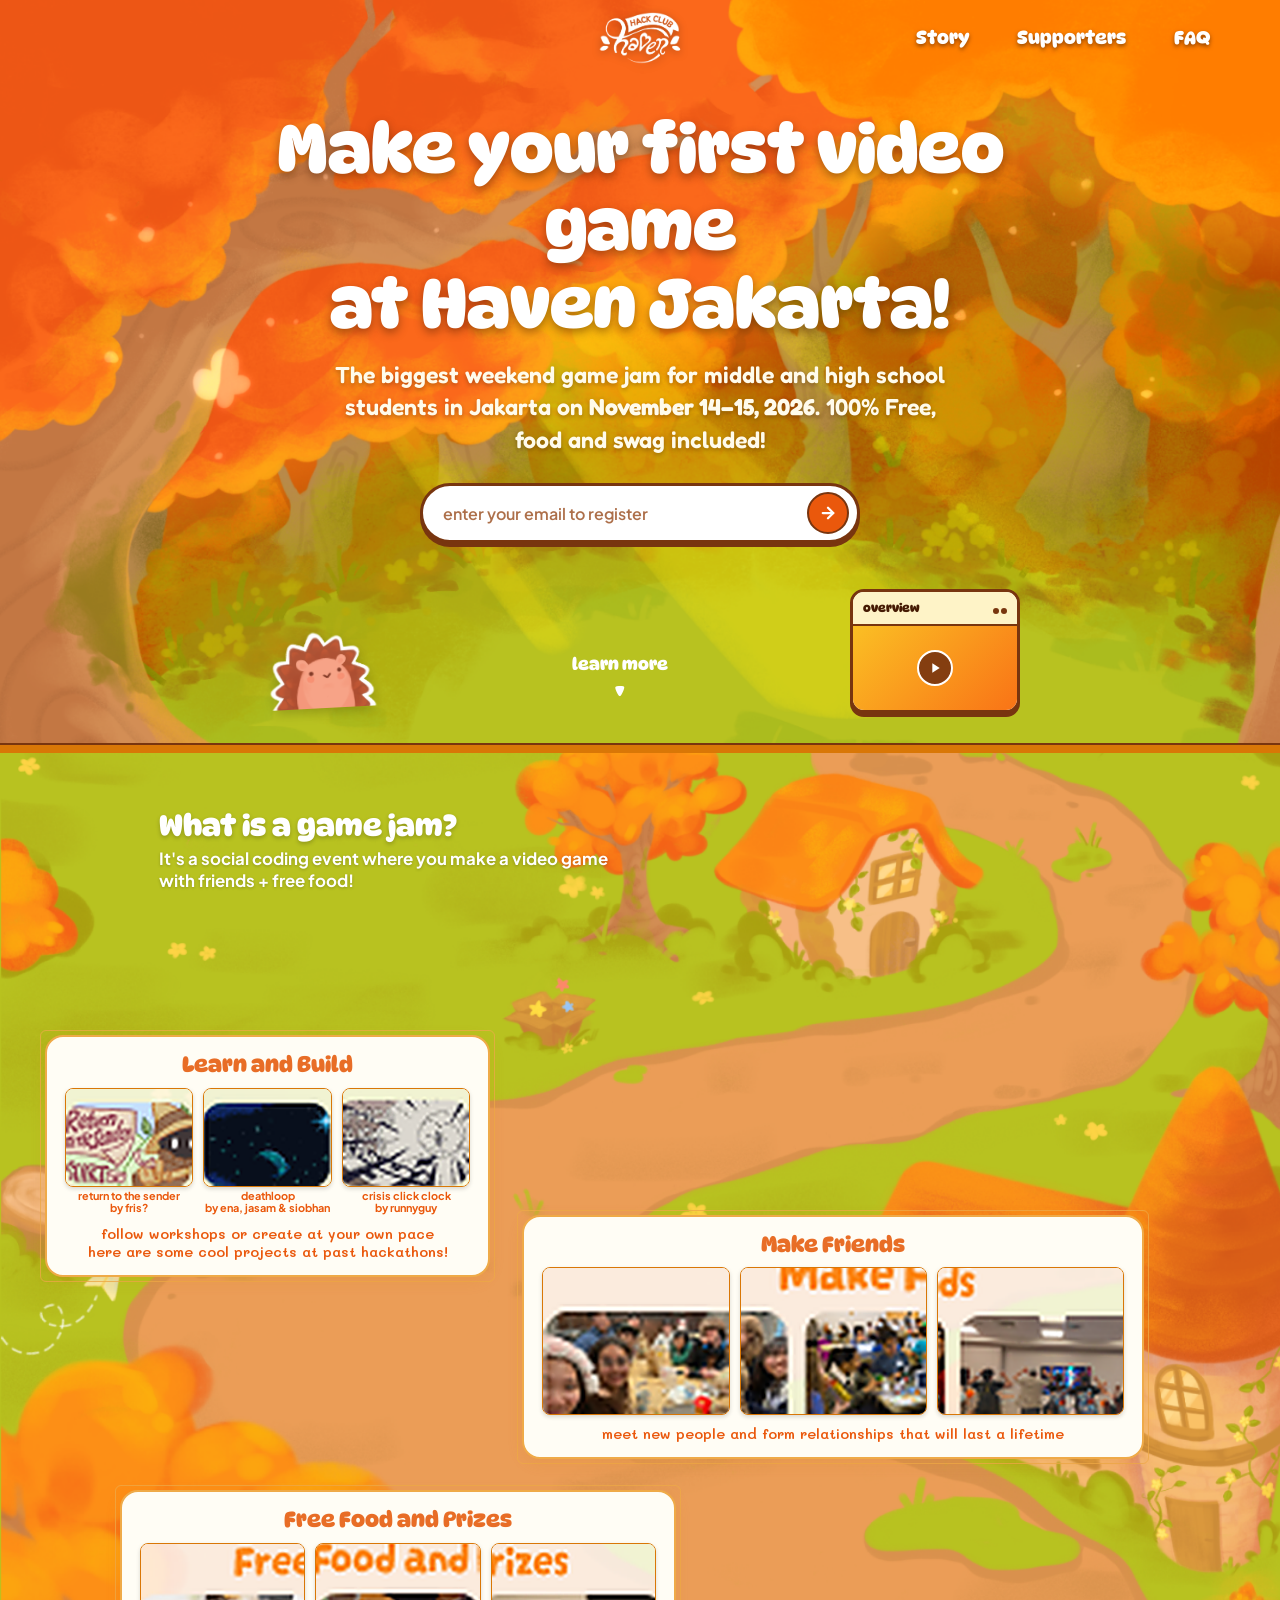
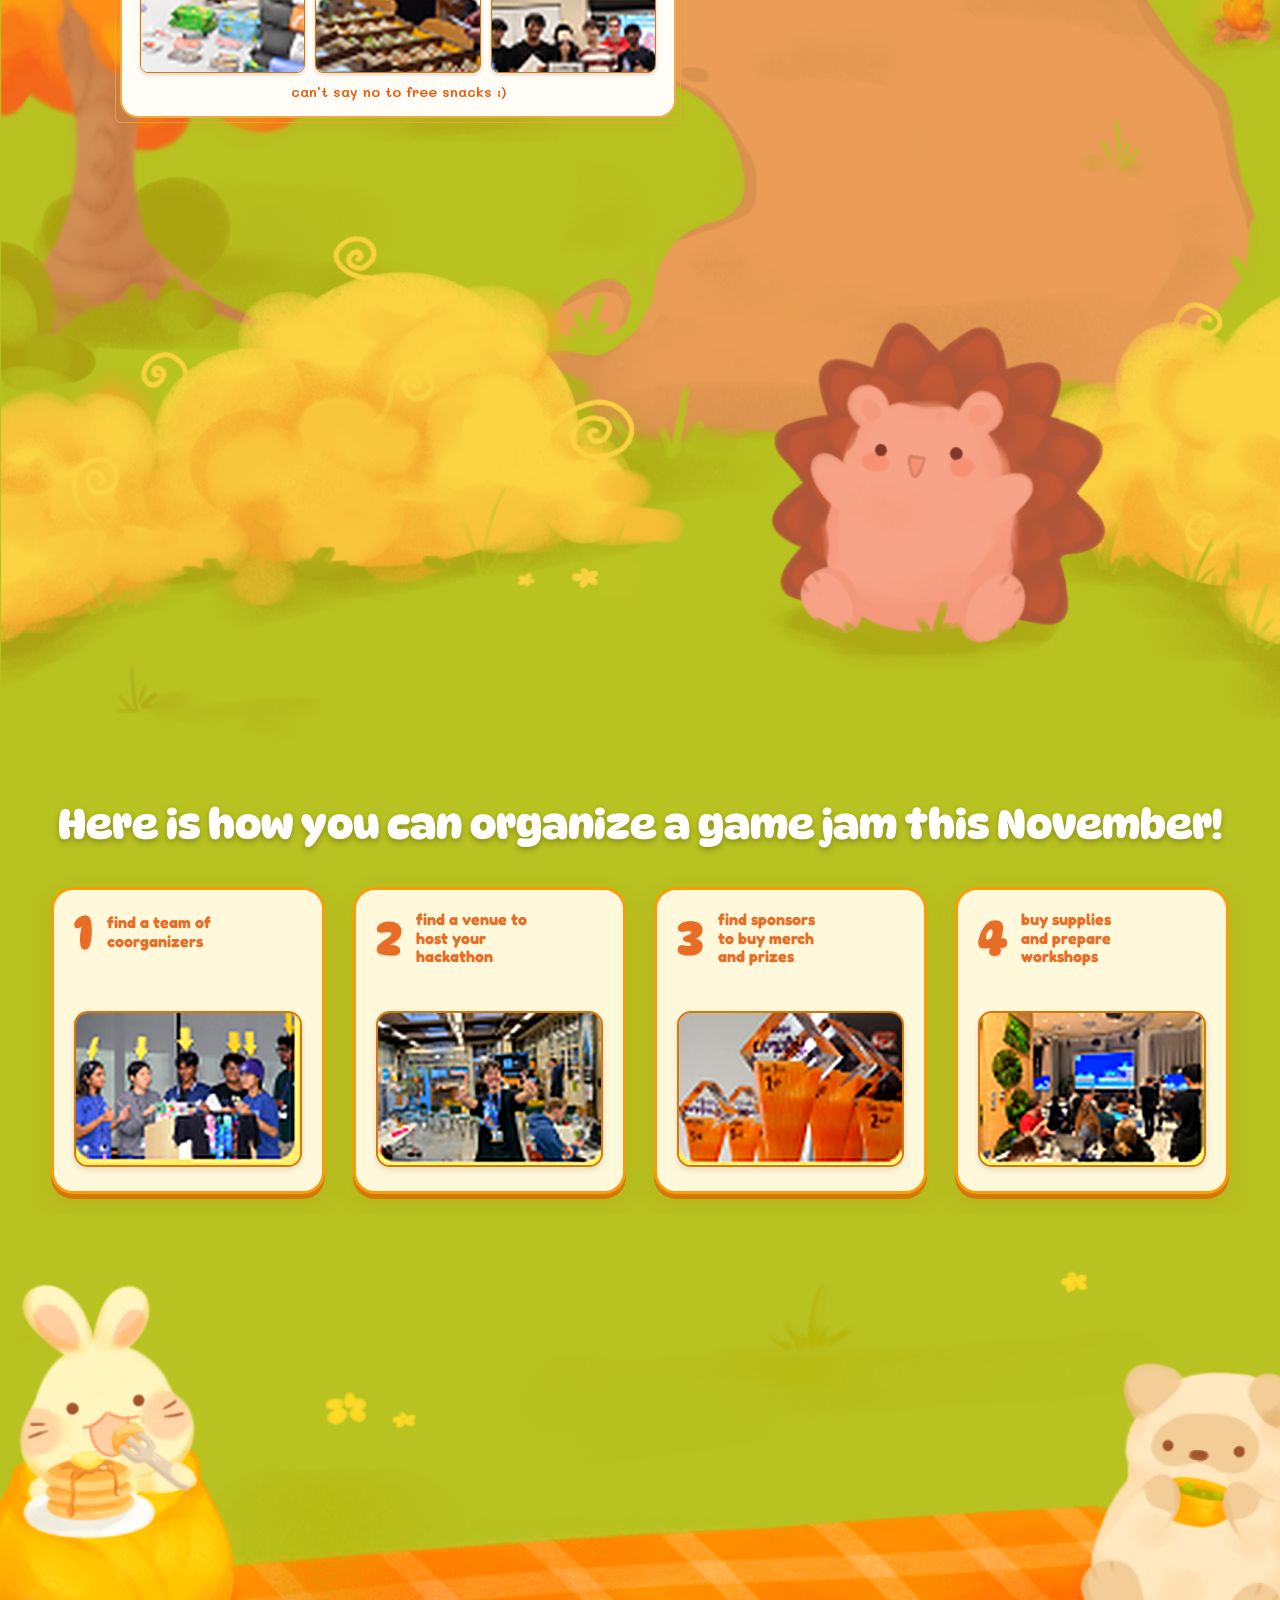
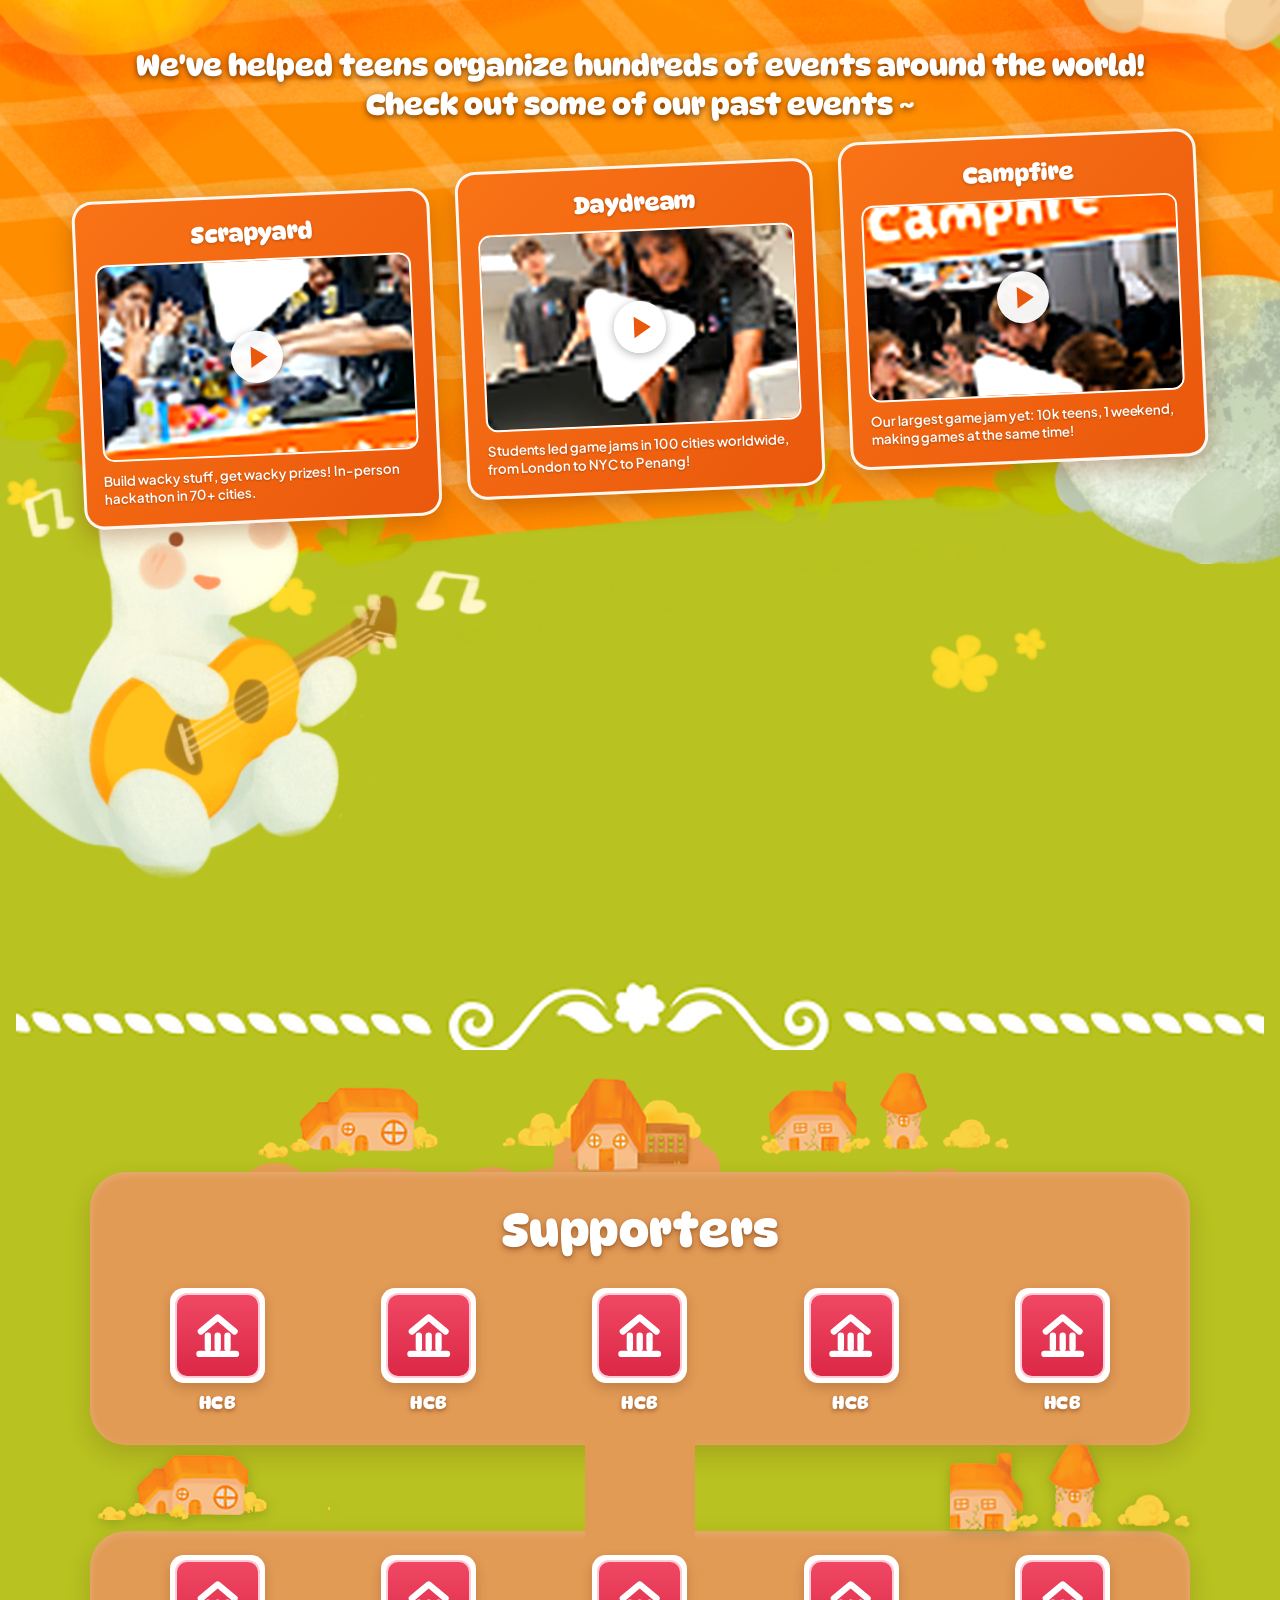
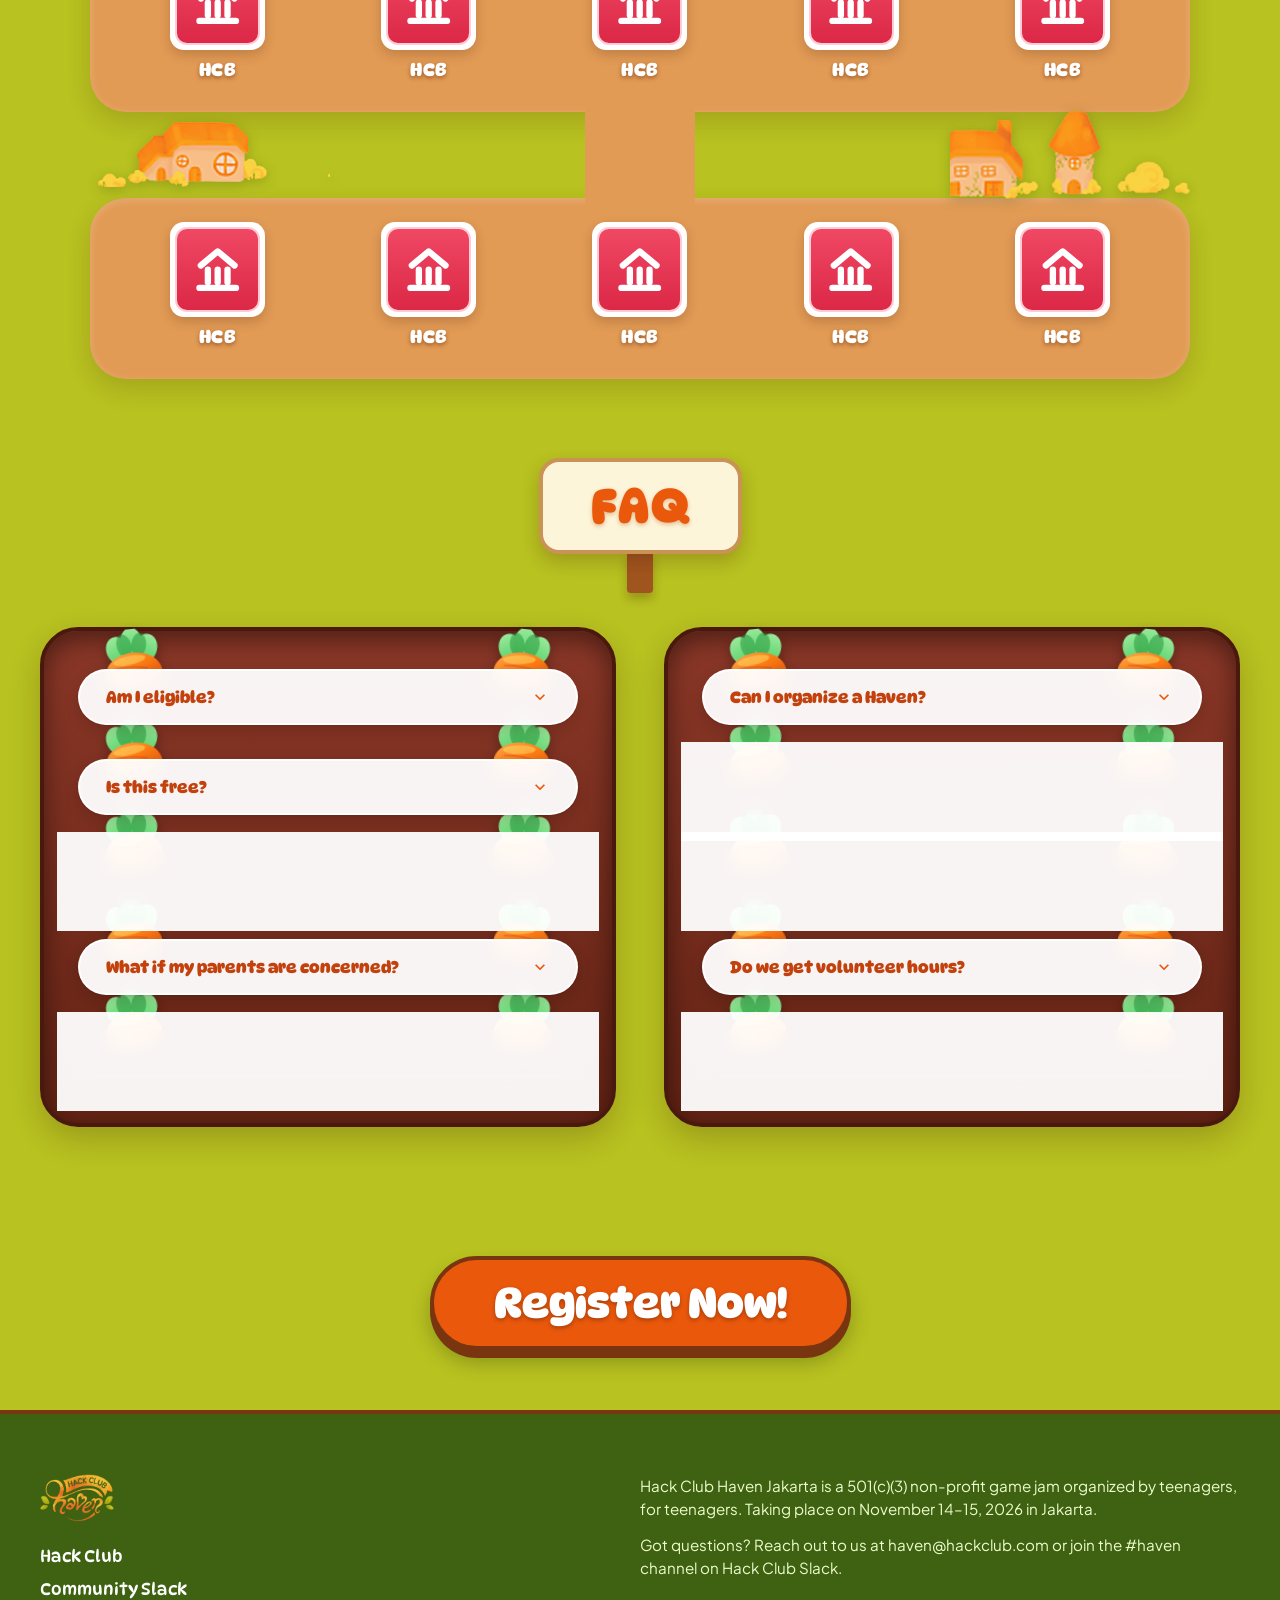
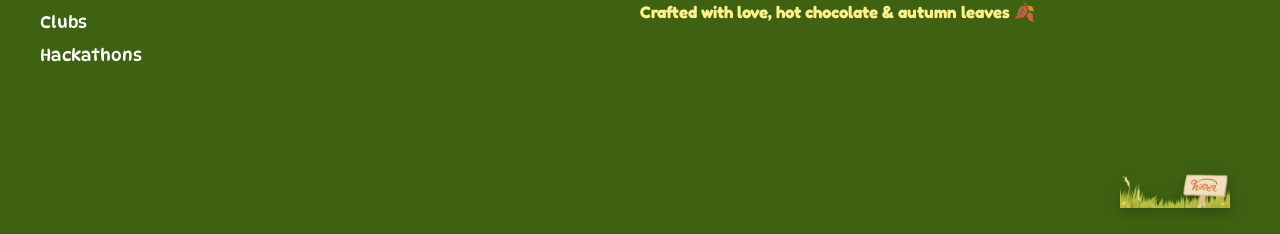
<file: index.html>
<!DOCTYPE html>
<html lang="en">
<head>
  <meta charset="UTF-8" /><meta name="viewport" content="width=device-width, initial-scale=1.0, viewport-fit=cover" />
  <title>Haven Jakarta — Weekend Game Jam for High Schoolers! (Nov 14–15, 2026)</title>
  <meta name="description" content="Hack Club Haven Jakarta — A weekend game jam for middle and high school students in Jakarta on November 14–15, 2026. 100% Free with food, swag, and workshops provided!" />
  <meta name="theme-color" content="#b8c220" />
  <meta property="og:title" content="Haven Jakarta — Weekend Game Jam for High Schoolers!" />
  <meta property="og:description" content="The biggest weekend game jam for middle and high school students in Jakarta on November 14–15, 2026. 100% Free with food and swag provided!" />
  <meta property="og:image" content="assets/logo.png" />
  <meta property="og:type" content="website" />
  <link rel="icon" type="image/png" href="assets/logo.png" />

  <link rel="preconnect" href="https://fonts.googleapis.com">
  <link rel="preconnect" href="https://fonts.gstatic.com" crossorigin>
  <link href="https://fonts.googleapis.com/css2?family=DynaPuff:wght@600;700;800&family=Fredoka:wght@600;700&family=Mali:ital,wght@0,500;0,600;0,700;1,600&family=Plus+Jakarta+Sans:wght@600;700;800&display=swap" rel="stylesheet">
  <link rel="stylesheet" href="styles.css?v=13" />
</head>
<body class="storybook-body">
  <!-- Shared SVG Symbols Manifest (Ultra-crisp & zero markup redundancy) -->
  <svg style="display:none;" xmlns="http://www.w3.org/2000/svg">
    <symbol id="icon-hcb" viewBox="0 0 48 48">
      <path d="M12 21L24 11L36 21" stroke="white" stroke-width="4.5" stroke-linecap="round" stroke-linejoin="round" fill="none"/>
      <line x1="17" y1="24" x2="17" y2="33" stroke="white" stroke-width="4.5" stroke-linecap="round"/>
      <line x1="24" y1="24" x2="24" y2="33" stroke="white" stroke-width="4.5" stroke-linecap="round"/>
      <line x1="31" y1="24" x2="31" y2="33" stroke="white" stroke-width="4.5" stroke-linecap="round"/>
      <line x1="11" y1="37" x2="37" y2="37" stroke="white" stroke-width="4.5" stroke-linecap="round"/>
    </symbol>
    <symbol id="icon-chevron" viewBox="0 0 24 24">
      <path d="M7.41 8.59L12 13.17l4.59-4.58L18 10l-6 6-6-6 1.41-1.41z" fill="currentColor"/>
    </symbol>
  </svg>

  <div class="autumn-leaves-overlay" aria-hidden="true">
    <span class="leaf l1">🍂</span><span class="leaf l2">🍁</span><span class="leaf l3">🍂</span><span class="leaf l4">🍁</span><span class="leaf l5">🍃</span>
  </div>

  <div class="full-page-layout">
<header class="top-nav-bar">
      <div class="nav-container">
        <div class="nav-spacer-left" aria-hidden="true"></div>
        <a href="#hero" class="nav-brand-logo-center" aria-label="Hack Club Haven Jakarta">
          <img src="assets/logo.png" alt="Haven Jakarta" class="brand-logo-img white-tint" />
        </a>
        <nav class="nav-right-menu" aria-label="Main Navigation">
          <a href="#about" class="nav-item">Story</a>
          <a href="#supporters" class="nav-item">Supporters</a>
          <a href="#faq" class="nav-item">FAQ</a>
        </nav>
        <button class="mobile-burger-btn" id="mobileBurger" aria-label="Menu" aria-expanded="false">
          <span></span><span></span><span></span>
        </button>
      </div>
      <nav class="mobile-nav-drawer" id="mobileDrawer">
        <a href="#about" class="mob-link">Story</a>
        <a href="#how-it-works" class="mob-link">How it Works</a>
        <a href="#past-jams" class="mob-link">Past Events</a>
        <a href="#supporters" class="mob-link">Supporters</a>
        <a href="#faq" class="mob-link">FAQ</a>
        <button class="btn-drawer-signup" id="drawerSignupBtn">Register Now! 🚀</button>
      </nav>
    </header>

    <main>
<section id="hero" class="hero-section">
        <div class="hero-content-wrap">
          <h1 class="hero-title">Make your first video game<br>at Haven Jakarta!</h1>
          <p class="hero-desc">The biggest weekend game jam for middle and high school students in Jakarta on <strong>November 14–15, 2026</strong>. 100% Free, food and swag included!</p>
          <form class="hero-email-pill" id="heroEmailForm">
            <input type="email" placeholder="enter your email to register" required aria-label="Email" class="email-input-field" />
            <button type="submit" class="email-submit-arrow" aria-label="Register">
              <svg viewBox="0 0 24 24" fill="none" stroke="currentColor" stroke-width="3" stroke-linecap="round" stroke-linejoin="round" width="18" height="18">
                <line x1="5" y1="12" x2="19" y2="12"></line>
                <polyline points="12 5 19 12 12 19"></polyline>
              </svg>
            </button>
          </form>
          <div class="hero-characters-row">
            <div class="hedgehog-hero-wrapper" aria-hidden="true">
              <img src="assets/animalcuteHQ.png" alt="Haven Mascot" class="hedgehog-hero-img" />
            </div>
            <a href="#about" class="learn-more-indicator">
              <span class="learn-text">learn more</span>
              <span class="down-triangle">▼</span>
            </a>
            <div class="hero-overview-widget">
              <div class="widget-top-bar">
                <span class="widget-title">overview</span>
                <div class="widget-dots"><span></span><span></span></div>
              </div>
              <div class="widget-screen">
                <button class="pulse-play-icon" aria-label="Video Overview">
                  <svg viewBox="0 0 24 24" fill="#ffffff" width="16" height="16">
                    <polygon points="8,5 19,12 8,19" />
                  </svg>
                </button>
              </div>
            </div>
          </div>
        </div>
        <div class="hero-bottom-divider" aria-hidden="true"></div>
      </section>

<section id="about" class="meadow-path-section">
        <div class="roadvillage-stage">
          <img src="assets/roadvillage_exact.png" alt="Haven Adventure Road & Village" class="roadvillage-canvas-img" />
          
          <div class="roadvillage-cards-overlay">
            <!-- Top Left: What is a game jam? -->
            <div class="gamejam-intro-cloud">
              <h2 class="gamejam-intro-title">What is a game jam?</h2>
              <p class="gamejam-intro-desc">It's a social coding event where you make a video game with friends + free food!</p>
            </div>

            <!-- Card 1: Learn and Build -->
            <div class="card-wireframe card-pos-1">
              <article class="path-card-inner">
                <h3 class="card-heading">Learn and Build</h3>
                <div class="thumbnails-trio">
                  <div class="thumb-col">
                    <img src="assets/jam_thumb_game1.png" alt="return to the sender" class="thumb-img" />
                    <span class="thumb-sub">return to the sender<br>by fris?</span>
                  </div>
                  <div class="thumb-col">
                    <img src="assets/jam_thumb_game2.png" alt="deathloop" class="thumb-img" />
                    <span class="thumb-sub">deathloop<br>by ena, jasam & siobhan</span>
                  </div>
                  <div class="thumb-col">
                    <img src="assets/jam_thumb_game3.png" alt="crisis click clock" class="thumb-img" />
                    <span class="thumb-sub">crisis click clock<br>by runnyguy</span>
                  </div>
                </div>
                <p class="card-caption">
                  follow workshops or create at your own pace<br>here are some cool projects at past hackathons!
                </p>
              </article>
            </div>

            <!-- Card 2: Make Friends -->
            <div class="card-wireframe card-pos-2">
              <article class="path-card-inner">
                <h3 class="card-heading">Make Friends</h3>
                <div class="thumbnails-trio friends-trio">
                  <div class="thumb-col friend-thumb">
                    <img src="assets/jam_thumb_friend1.png" alt="Students selfie" class="thumb-img" />
                  </div>
                  <div class="thumb-col friend-thumb">
                    <img src="assets/jam_thumb_friend2.png" alt="Team coding" class="thumb-img" />
                  </div>
                  <div class="thumb-col friend-thumb">
                    <img src="assets/jam_thumb_friend3.png" alt="Presentation cheers" class="thumb-img" />
                  </div>
                </div>
                <p class="card-caption">
                  meet new people and form relationships that will last a lifetime
                </p>
              </article>
            </div>

            <!-- Card 3: Free Food and Prizes -->
            <div class="card-wireframe card-pos-3">
              <article class="path-card-inner">
                <h3 class="card-heading">Free Food and Prizes</h3>
                <div class="thumbnails-trio food-trio">
                  <div class="thumb-col food-thumb">
                    <img src="assets/jam_thumb_food1.png" alt="Swag table" class="thumb-img" />
                  </div>
                  <div class="thumb-col food-thumb">
                    <img src="assets/jam_thumb_food2.png" alt="Food catering" class="thumb-img" />
                  </div>
                  <div class="thumb-col food-thumb">
                    <img src="assets/jam_thumb_food3.png" alt="Winners award" class="thumb-img" />
                  </div>
                </div>
                <p class="card-caption">
                  can't say no to free snacks :)
                </p>
              </article>
            </div>
          </div>
        </div>
      </section>

<section id="how-it-works" class="organizer-steps-section">
        <div class="steps-container">
          <h2 class="steps-main-heading">Here is how you can organize a game jam this November!</h2>
          <div class="steps-cards-row">
            <!-- Step 1 -->
            <div class="step-card-box">
              <div class="step-card-header">
                <span class="step-number">1</span>
                <span class="step-title-text">find a team of<br>coorganizers</span>
              </div>
              <div class="step-img-frame">
                <img src="assets/step_photo1.png" alt="find a team of coorganizers" />
              </div>
            </div>

            <!-- Step 2 -->
            <div class="step-card-box">
              <div class="step-card-header">
                <span class="step-number">2</span>
                <span class="step-title-text">find a venue to<br>host your<br>hackathon</span>
              </div>
              <div class="step-img-frame">
                <img src="assets/step_photo2.png" alt="find a venue to host your hackathon" />
              </div>
            </div>

            <!-- Step 3 -->
            <div class="step-card-box">
              <div class="step-card-header">
                <span class="step-number">3</span>
                <span class="step-title-text">find sponsors<br>to buy merch<br>and prizes</span>
              </div>
              <div class="step-img-frame">
                <img src="assets/step_photo3.png" alt="find sponsors to buy merch and prizes" />
              </div>
            </div>

            <!-- Step 4 -->
            <div class="step-card-box">
              <div class="step-card-header">
                <span class="step-number">4</span>
                <span class="step-title-text">buy supplies<br>and prepare<br>workshops</span>
              </div>
              <div class="step-img-frame">
                <img src="assets/step_photo4.png" alt="buy supplies and prepare workshops" />
              </div>
            </div>
          </div>
        </div>
      </section>

<section id="past-jams" class="picnic-meadow-section">
        <div class="picnic-canvas-wrap">
          <img src="assets/animalkumpul.png" alt="Picnic with cute animals" class="picnic-base-img" />
          
          <div class="picnic-blanket-content">
            <h2 class="blanket-title">
              We've helped teens organize hundreds of events around the world!<br>
              Check out some of our past events ~
            </h2>
            
            <div class="blanket-cards-grid">
              <!-- Card 1: Scrapyard -->
              <div class="blanket-video-card card-scrapyard">
                <h3 class="video-card-title">Scrapyard</h3>
                <div class="video-preview-wrapper">
                  <img src="assets/video_thumb_scrapyard.png" alt="Scrapyard Hackathon" />
                  <button class="blanket-play-btn" aria-label="Play Scrapyard video">
                    <svg viewBox="0 0 24 24" fill="#ffffff" width="22" height="22">
                      <polygon points="6,3 20,12 6,21" />
                    </svg>
                  </button>
                </div>
                <p class="video-card-desc">
                  Build wacky stuff, get wacky prizes! In-person hackathon in 70+ cities.
                </p>
              </div>

              <!-- Card 2: Daydream -->
              <div class="blanket-video-card card-daydream">
                <h3 class="video-card-title">Daydream</h3>
                <div class="video-preview-wrapper">
                  <img src="assets/video_thumb_daydream.png" alt="Daydream Game Jam" />
                  <button class="blanket-play-btn" aria-label="Play Daydream video">
                    <svg viewBox="0 0 24 24" fill="#ffffff" width="22" height="22">
                      <polygon points="6,3 20,12 6,21" />
                    </svg>
                  </button>
                </div>
                <p class="video-card-desc">
                  Students led game jams in 100 cities worldwide, from London to NYC to Penang!
                </p>
              </div>

              <!-- Card 3: Campfire -->
              <div class="blanket-video-card card-campfire">
                <h3 class="video-card-title">Campfire</h3>
                <div class="video-preview-wrapper">
                  <img src="assets/video_thumb_campfire.png" alt="Campfire Game Jam" />
                  <button class="blanket-play-btn" aria-label="Play Campfire video">
                    <svg viewBox="0 0 24 24" fill="#ffffff" width="22" height="22">
                      <polygon points="6,3 20,12 6,21" />
                    </svg>
                  </button>
                </div>
                <p class="video-card-desc">
                  Our largest game jam yet: 10k teens, 1 weekend, making games at the same time!
                </p>
              </div>
            </div>
          </div>
        </div>
      </section>

<section id="supporters" class="supporters-exact-section">
        <div id="schedule" style="position:absolute;top:0;"></div>
        
        <!-- Top Lace Ribbon Divider -->
        <div class="supporters-lace-top" aria-hidden="true">
          <img src="assets/lace_ribbon_exact.png" alt="" class="supporters-lace-img" />
        </div>

        <div class="supporters-content-wrap">
          <!-- Top Village Cottages -->
          <div class="supporters-village-top" aria-hidden="true">
            <img src="assets/supporters_top_village_clean.png" alt="Village Cottages" class="supporters-village-img" />
          </div>

          <!-- Tier 1 Dirt Terrace -->
          <div class="supporters-terrace">
            <h2 class="supporters-exact-title">Supporters</h2>
            <div class="supporters-stamps-grid">
              <a href="https://hcb.hackclub.com" target="_blank" rel="noopener noreferrer" class="hcb-stamp-unit" title="Hack Club Bank (HCB)"><div class="hcb-white-card"><div class="hcb-pink-badge"><svg class="hcb-bank-svg" viewBox="0 0 48 48"><use href="#icon-hcb"/></svg></div></div><span class="hcb-stamp-text">HCB</span></a>
              <a href="https://hcb.hackclub.com" target="_blank" rel="noopener noreferrer" class="hcb-stamp-unit" title="Hack Club Bank (HCB)"><div class="hcb-white-card"><div class="hcb-pink-badge"><svg class="hcb-bank-svg" viewBox="0 0 48 48"><use href="#icon-hcb"/></svg></div></div><span class="hcb-stamp-text">HCB</span></a>
              <a href="https://hcb.hackclub.com" target="_blank" rel="noopener noreferrer" class="hcb-stamp-unit" title="Hack Club Bank (HCB)"><div class="hcb-white-card"><div class="hcb-pink-badge"><svg class="hcb-bank-svg" viewBox="0 0 48 48"><use href="#icon-hcb"/></svg></div></div><span class="hcb-stamp-text">HCB</span></a>
              <a href="https://hcb.hackclub.com" target="_blank" rel="noopener noreferrer" class="hcb-stamp-unit" title="Hack Club Bank (HCB)"><div class="hcb-white-card"><div class="hcb-pink-badge"><svg class="hcb-bank-svg" viewBox="0 0 48 48"><use href="#icon-hcb"/></svg></div></div><span class="hcb-stamp-text">HCB</span></a>
              <a href="https://hcb.hackclub.com" target="_blank" rel="noopener noreferrer" class="hcb-stamp-unit" title="Hack Club Bank (HCB)"><div class="hcb-white-card"><div class="hcb-pink-badge"><svg class="hcb-bank-svg" viewBox="0 0 48 48"><use href="#icon-hcb"/></svg></div></div><span class="hcb-stamp-text">HCB</span></a>
            </div>
          </div>

          <!-- Intermediate Village Row 1 -->
          <div class="supporters-village-row" aria-hidden="true">
            <img src="assets/cottage_cluster_left.png" alt="" class="village-cluster-left" />
            <div class="supporters-dirt-bridge"></div>
            <img src="assets/cottage_cluster_right.png" alt="" class="village-cluster-right" />
          </div>

          <!-- Tier 2 Dirt Terrace -->
          <div class="supporters-terrace">
            <div class="supporters-stamps-grid">
              <a href="https://hcb.hackclub.com" target="_blank" rel="noopener noreferrer" class="hcb-stamp-unit" title="Hack Club Bank (HCB)"><div class="hcb-white-card"><div class="hcb-pink-badge"><svg class="hcb-bank-svg" viewBox="0 0 48 48"><use href="#icon-hcb"/></svg></div></div><span class="hcb-stamp-text">HCB</span></a>
              <a href="https://hcb.hackclub.com" target="_blank" rel="noopener noreferrer" class="hcb-stamp-unit" title="Hack Club Bank (HCB)"><div class="hcb-white-card"><div class="hcb-pink-badge"><svg class="hcb-bank-svg" viewBox="0 0 48 48"><use href="#icon-hcb"/></svg></div></div><span class="hcb-stamp-text">HCB</span></a>
              <a href="https://hcb.hackclub.com" target="_blank" rel="noopener noreferrer" class="hcb-stamp-unit" title="Hack Club Bank (HCB)"><div class="hcb-white-card"><div class="hcb-pink-badge"><svg class="hcb-bank-svg" viewBox="0 0 48 48"><use href="#icon-hcb"/></svg></div></div><span class="hcb-stamp-text">HCB</span></a>
              <a href="https://hcb.hackclub.com" target="_blank" rel="noopener noreferrer" class="hcb-stamp-unit" title="Hack Club Bank (HCB)"><div class="hcb-white-card"><div class="hcb-pink-badge"><svg class="hcb-bank-svg" viewBox="0 0 48 48"><use href="#icon-hcb"/></svg></div></div><span class="hcb-stamp-text">HCB</span></a>
              <a href="https://hcb.hackclub.com" target="_blank" rel="noopener noreferrer" class="hcb-stamp-unit" title="Hack Club Bank (HCB)"><div class="hcb-white-card"><div class="hcb-pink-badge"><svg class="hcb-bank-svg" viewBox="0 0 48 48"><use href="#icon-hcb"/></svg></div></div><span class="hcb-stamp-text">HCB</span></a>
            </div>
          </div>

          <!-- Intermediate Village Row 2 -->
          <div class="supporters-village-row" aria-hidden="true">
            <img src="assets/cottage_cluster_left.png" alt="" class="village-cluster-left" />
            <div class="supporters-dirt-bridge"></div>
            <img src="assets/cottage_cluster_right.png" alt="" class="village-cluster-right" />
          </div>

          <!-- Tier 3 Dirt Terrace -->
          <div class="supporters-terrace">
            <div class="supporters-stamps-grid">
              <a href="https://hcb.hackclub.com" target="_blank" rel="noopener noreferrer" class="hcb-stamp-unit" title="Hack Club Bank (HCB)"><div class="hcb-white-card"><div class="hcb-pink-badge"><svg class="hcb-bank-svg" viewBox="0 0 48 48"><use href="#icon-hcb"/></svg></div></div><span class="hcb-stamp-text">HCB</span></a>
              <a href="https://hcb.hackclub.com" target="_blank" rel="noopener noreferrer" class="hcb-stamp-unit" title="Hack Club Bank (HCB)"><div class="hcb-white-card"><div class="hcb-pink-badge"><svg class="hcb-bank-svg" viewBox="0 0 48 48"><use href="#icon-hcb"/></svg></div></div><span class="hcb-stamp-text">HCB</span></a>
              <a href="https://hcb.hackclub.com" target="_blank" rel="noopener noreferrer" class="hcb-stamp-unit" title="Hack Club Bank (HCB)"><div class="hcb-white-card"><div class="hcb-pink-badge"><svg class="hcb-bank-svg" viewBox="0 0 48 48"><use href="#icon-hcb"/></svg></div></div><span class="hcb-stamp-text">HCB</span></a>
              <a href="https://hcb.hackclub.com" target="_blank" rel="noopener noreferrer" class="hcb-stamp-unit" title="Hack Club Bank (HCB)"><div class="hcb-white-card"><div class="hcb-pink-badge"><svg class="hcb-bank-svg" viewBox="0 0 48 48"><use href="#icon-hcb"/></svg></div></div><span class="hcb-stamp-text">HCB</span></a>
              <a href="https://hcb.hackclub.com" target="_blank" rel="noopener noreferrer" class="hcb-stamp-unit" title="Hack Club Bank (HCB)"><div class="hcb-white-card"><div class="hcb-pink-badge"><svg class="hcb-bank-svg" viewBox="0 0 48 48"><use href="#icon-hcb"/></svg></div></div><span class="hcb-stamp-text">HCB</span></a>
            </div>
          </div>
        </div>
      </section>

<section id="faq" class="faq-exact-section">
        <div class="faq-content-wrap">
          <!-- Wooden Sign Post "FAQ" -->
          <div class="faq-wooden-sign">
            <div class="wooden-board">
              <span class="faq-text">FAQ</span>
            </div>
            <div class="wooden-peg" aria-hidden="true"></div>
          </div>

          <!-- Dual Soil Garden Beds (Left & Right) -->
          <div class="faq-plots-container">
            <!-- Left Bed: 5 Questions -->
            <div class="carrot-garden-bed bed-left">
              <!-- 1. Am I eligible? -->
              <div class="faq-accordion-item">
                <div class="carrot-row-sprouts" aria-hidden="true">
                  <img src="assets/cartoon_carrot.svg" alt="" class="bed-carrot-sprout left" />
                  <img src="assets/cartoon_carrot.svg" alt="" class="bed-carrot-sprout right" />
                </div>
                <button class="faq-pill-btn" aria-expanded="false">
                  <span class="faq-pill-title">Am I eligible?</span>
                  <svg class="faq-chevron-arrow" viewBox="0 0 24 24" width="20" height="20"><use href="#icon-chevron"/></svg>
                </button>
                <div class="faq-drawer-panel">
                  <p>If you're in high school or middle school (18 or younger), you are eligible! Beginners, artists, writers, and seasoned coders are all welcome.</p>
                </div>
              </div>

              <!-- 2. Is this free? -->
              <div class="faq-accordion-item">
                <div class="carrot-row-sprouts" aria-hidden="true">
                  <img src="assets/cartoon_carrot.svg" alt="" class="bed-carrot-sprout left" />
                  <img src="assets/cartoon_carrot.svg" alt="" class="bed-carrot-sprout right" />
                </div>
                <button class="faq-pill-btn" aria-expanded="false">
                  <span class="faq-pill-title">Is this free?</span>
                  <svg class="faq-chevron-arrow" viewBox="0 0 24 24" width="20" height="20"><use href="#icon-chevron"/></svg>
                </button>
                <div class="faq-drawer-panel">
                  <p>100% Free! Meals, snacks, stickers, custom swag, workshops, and prizes are all fully covered thanks to our sponsors.</p>
                </div>
              </div>

              <!-- 3. But I've never coded before! -->
              <div class="faq-accordion-item">
                <div class="carrot-row-sprouts" aria-hidden="true">
                  <img src="assets/cartoon_carrot.svg" alt="" class="bed-carrot-sprout left" />
                  <img src="assets/cartoon_carrot.svg" alt="" class="bed-carrot-sprout right" />
                </div>
                <button class="faq-pill-btn" aria-expanded="false">
                  <span class="faq-pill-title">But I've never coded before!</span>
                  <svg class="faq-chevron-arrow" viewBox="0 0 24 24" width="20" height="20"><use href="#icon-chevron"/></svg>
                </button>
                <div class="faq-drawer-panel">
                  <p>Zero prior experience needed! We run beginner-friendly workshops and have patient teen mentors on-site to guide you every step of the way.</p>
                </div>
              </div>

              <!-- 4. What if my parents are concerned? -->
              <div class="faq-accordion-item">
                <div class="carrot-row-sprouts" aria-hidden="true">
                  <img src="assets/cartoon_carrot.svg" alt="" class="bed-carrot-sprout left" />
                  <img src="assets/cartoon_carrot.svg" alt="" class="bed-carrot-sprout right" />
                </div>
                <button class="faq-pill-btn" aria-expanded="false">
                  <span class="faq-pill-title">What if my parents are concerned?</span>
                  <svg class="faq-chevron-arrow" viewBox="0 0 24 24" width="20" height="20"><use href="#icon-chevron"/></svg>
                </button>
                <div class="faq-drawer-panel">
                  <p>Haven events are fully chaperoned by adult supervisors and experienced student leaders. We enforce a strict Code of Conduct and maintain emergency contacts throughout the event.</p>
                </div>
              </div>

              <!-- 5. I still have questions! -->
              <div class="faq-accordion-item">
                <div class="carrot-row-sprouts" aria-hidden="true">
                  <img src="assets/cartoon_carrot.svg" alt="" class="bed-carrot-sprout left" />
                  <img src="assets/cartoon_carrot.svg" alt="" class="bed-carrot-sprout right" />
                </div>
                <button class="faq-pill-btn" aria-expanded="false">
                  <span class="faq-pill-title">I still have questions!</span>
                  <svg class="faq-chevron-arrow" viewBox="0 0 24 24" width="20" height="20"><use href="#icon-chevron"/></svg>
                </button>
                <div class="faq-drawer-panel">
                  <p>Join the global Hack Club Slack at <a href="https://hackclub.com/slack" target="_blank" rel="noopener noreferrer" style="color:#c2410c;font-weight:700;text-decoration:underline;">hackclub.com/slack</a> and chat with us in the #haven channel, or send us a message anytime!</p>
                </div>
              </div>
            </div>

            <!-- Right Bed: 5 Questions -->
            <div class="carrot-garden-bed bed-right">
              <!-- 6. Can I organize a Haven? -->
              <div class="faq-accordion-item">
                <div class="carrot-row-sprouts" aria-hidden="true">
                  <img src="assets/cartoon_carrot.svg" alt="" class="bed-carrot-sprout left" />
                  <img src="assets/cartoon_carrot.svg" alt="" class="bed-carrot-sprout right" />
                </div>
                <button class="faq-pill-btn" aria-expanded="false">
                  <span class="faq-pill-title">Can I organize a Haven?</span>
                  <svg class="faq-chevron-arrow" viewBox="0 0 24 24" width="20" height="20"><use href="#icon-chevron"/></svg>
                </button>
                <div class="faq-drawer-panel">
                  <p>Yes! Any teenager anywhere in the world can organize a Haven game jam. Hack Club provides grant funding, custom swag, hardware kits, and 1-on-1 mentorship.</p>
                </div>
              </div>

              <!-- 7. Why should I organize a Haven? -->
              <div class="faq-accordion-item">
                <div class="carrot-row-sprouts" aria-hidden="true">
                  <img src="assets/cartoon_carrot.svg" alt="" class="bed-carrot-sprout left" />
                  <img src="assets/cartoon_carrot.svg" alt="" class="bed-carrot-sprout right" />
                </div>
                <button class="faq-pill-btn" aria-expanded="false">
                  <span class="faq-pill-title">Why should I organize a Haven?</span>
                  <svg class="faq-chevron-arrow" viewBox="0 0 24 24" width="20" height="20"><use href="#icon-chevron"/></svg>
                </button>
                <div class="faq-drawer-panel">
                  <p>It's an unforgettable adventure! You'll build real leadership experience, unite your local tech community, and put your city on the global game dev map.</p>
                </div>
              </div>

              <!-- 8. What are the steps to organizing? -->
              <div class="faq-accordion-item">
                <div class="carrot-row-sprouts" aria-hidden="true">
                  <img src="assets/cartoon_carrot.svg" alt="" class="bed-carrot-sprout left" />
                  <img src="assets/cartoon_carrot.svg" alt="" class="bed-carrot-sprout right" />
                </div>
                <button class="faq-pill-btn" aria-expanded="false">
                  <span class="faq-pill-title">What are the steps to organizing?</span>
                  <svg class="faq-chevron-arrow" viewBox="0 0 24 24" width="20" height="20"><use href="#icon-chevron"/></svg>
                </button>
                <div class="faq-drawer-panel">
                  <p>Follow our 4-step roadmap: assemble your team, find a venue, pitch to sponsors via HCB fiscal sponsorship, and buy supplies for workshops!</p>
                </div>
              </div>

              <!-- 9. Do we get volunteer hours? -->
              <div class="faq-accordion-item">
                <div class="carrot-row-sprouts" aria-hidden="true">
                  <img src="assets/cartoon_carrot.svg" alt="" class="bed-carrot-sprout left" />
                  <img src="assets/cartoon_carrot.svg" alt="" class="bed-carrot-sprout right" />
                </div>
                <button class="faq-pill-btn" aria-expanded="false">
                  <span class="faq-pill-title">Do we get volunteer hours?</span>
                  <svg class="faq-chevron-arrow" viewBox="0 0 24 24" width="20" height="20"><use href="#icon-chevron"/></svg>
                </button>
                <div class="faq-drawer-panel">
                  <p>Yes! Organizing or volunteering to mentor at a Haven game jam qualifies for certified community service / volunteer hours.</p>
                </div>
              </div>

              <!-- 10. Can I join an organizing team? -->
              <div class="faq-accordion-item">
                <div class="carrot-row-sprouts" aria-hidden="true">
                  <img src="assets/cartoon_carrot.svg" alt="" class="bed-carrot-sprout left" />
                  <img src="assets/cartoon_carrot.svg" alt="" class="bed-carrot-sprout right" />
                </div>
                <button class="faq-pill-btn" aria-expanded="false">
                  <span class="faq-pill-title">Can I join an organizing team?</span>
                  <svg class="faq-chevron-arrow" viewBox="0 0 24 24" width="20" height="20"><use href="#icon-chevron"/></svg>
                </button>
                <div class="faq-drawer-panel">
                  <p>Absolutely! Connect with organizers on Hack Club Slack or form a Haven organizing club at your school to join the crew.</p>
                </div>
              </div>
            </div>
          </div>
        </div>
      </section>

<section class="giant-cta-section">
        <div class="cta-button-center">
          <button class="btn-giant-orange-pill" id="openMainModal">Register Now!</button>
        </div>
      </section>
    </main>

<footer class="storybook-footer">
      <div class="footer-layout">
        <div class="footer-left-col">
          <a href="#hero" class="footer-logo-link">
            <img src="assets/logo.png" alt="Haven Jakarta Logo" class="footer-logo-img white-tint" />
          </a>
          <ul class="footer-links-vertical">
            <li><a href="https://hackclub.com" target="_blank" rel="noopener noreferrer">Hack Club</a></li>
            <li><a href="https://hackclub.com/slack" target="_blank" rel="noopener noreferrer">Community Slack</a></li>
            <li><a href="https://hackclub.com/clubs" target="_blank" rel="noopener noreferrer">Clubs</a></li>
            <li><a href="https://hackathons.hackclub.com" target="_blank" rel="noopener noreferrer">Hackathons</a></li>
          </ul>
        </div>
        <div class="footer-right-col">
          <p class="footer-p">Hack Club Haven Jakarta is a 501(c)(3) non-profit game jam organized by teenagers, for teenagers. Taking place on November 14–15, 2026 in Jakarta.</p>
          <p class="footer-p">Got questions? Reach out to us at haven@hackclub.com or join the #haven channel on Hack Club Slack.</p>
          <p class="footer-tagline">Crafted with love, hot chocolate & autumn leaves 🍂</p>
        </div>
      </div>
      <div class="footer-grass-trim" aria-hidden="true">
        <img src="assets/plang.png" alt="Haven Wooden Sign" class="footer-plang-img" />
      </div>
    </footer>
  </div>

<div class="modal-backdrop" id="signupModal" role="dialog" aria-modal="true" aria-labelledby="modalTitle" hidden>
    <div class="modal-story-card">
      <button class="modal-close-btn" id="closeSignupModal" aria-label="Close modal">&times;</button>
      <div class="modal-header-block">
        <span class="modal-kicker-tag">🍂 HAVEN JAKARTA — NOVEMBER 14–15, 2026</span>
        <h3 class="modal-title" id="modalTitle">Register for Haven Jakarta!</h3>
        <p class="modal-intro">Claim your spot for the game jam on November 14–15, 2026 in Jakarta. 100% Free with meals and swag provided!</p>
      </div>
      <form class="modal-form-fields" id="leadJamForm">
        <div class="field-item">
          <label for="leadName">Full Name</label>
          <input type="text" id="leadName" placeholder="e.g. Alex Johnson" required />
        </div>
        <div class="field-item">
          <label for="leadEmail">Email Address</label>
          <input type="email" id="leadEmail" placeholder="alex@example.com" required />
        </div>
        <div class="field-item">
          <label for="leadCity">School & City</label>
          <input type="text" id="leadCity" placeholder="e.g. Jakarta International School" required />
        </div>
        <div class="field-item">
          <label for="leadRole">Your Preferred Role</label>
          <select id="leadRole" required>
            <option value="programmer">Programmer / Coder</option>
            <option value="artist">Pixel Artist / Illustrator</option>
            <option value="music">Music & Sound Designer</option>
            <option value="beginner">Complete Beginner (Learning from Scratch)</option>
          </select>
        </div>
        <button type="submit" class="btn-submit-modal">Submit Registration 🚀</button>
      </form>
    </div>
  </div>

  <!-- Scripts -->
  <script src="js/nav.js"></script>
  <script src="js/schedule.js"></script>
  <script src="js/faq.js"></script>
  <script src="js/modal.js"></script>
  <script src="js/main.js"></script>
</body>
</html>
</file>
<file: styles.css>
/* ==========================================================================
   HACK CLUB HAVEN — MASTER STYLESHEET MANIFEST (< 200 Lines)
   Modular CSS Architecture
   ========================================================================== */

@import url('css/base.css');
@import url('css/nav.css');
@import url('css/hero.css');
@import url('css/meadow.css');
@import url('css/steps.css');
@import url('css/picnic.css');
@import url('css/schedule.css');
@import url('css/supporters.css');
@import url('css/faq.css');
@import url('css/footer.css');
@import url('css/modal.css');
</file>
